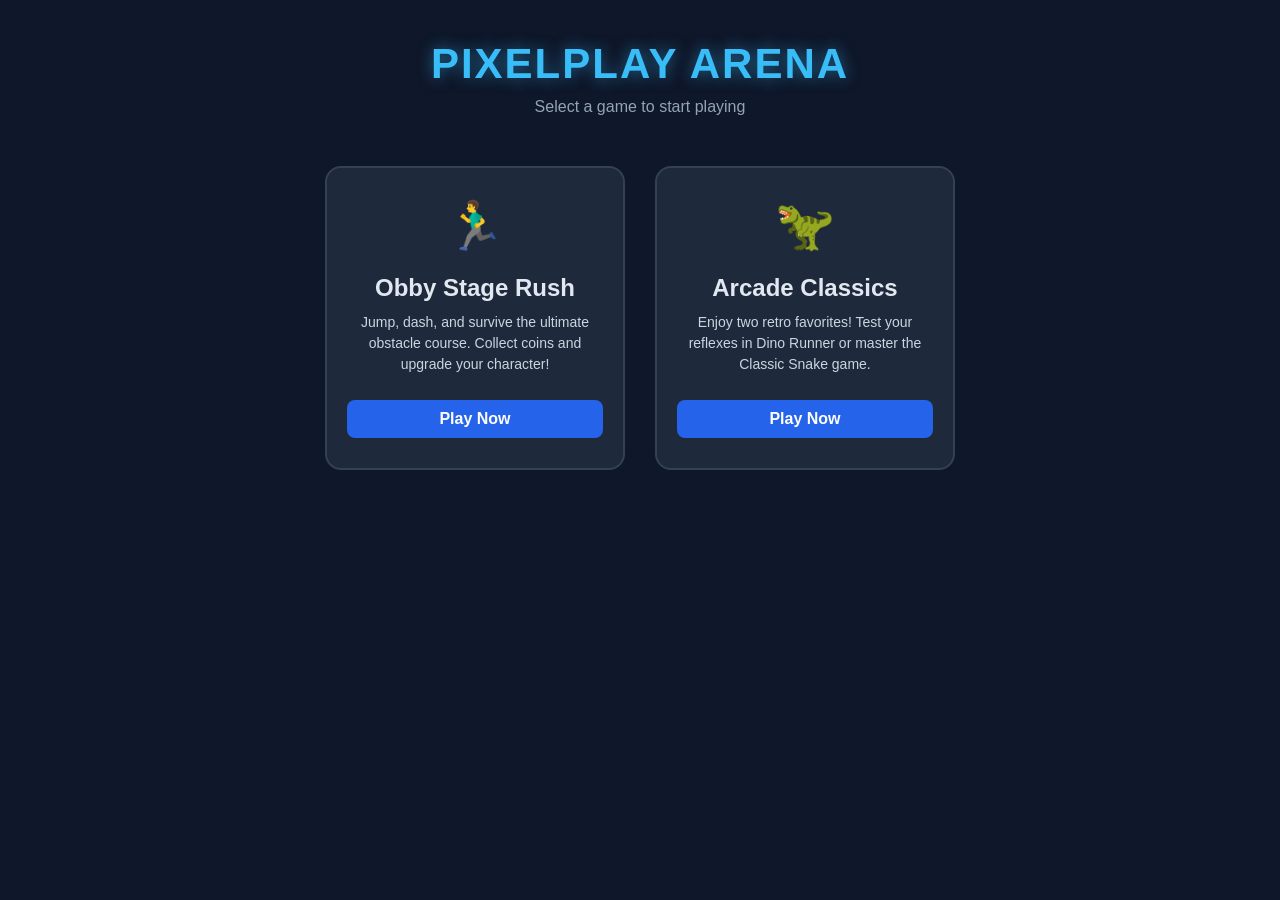
<file: index.html>
<!DOCTYPE html>
<html lang="en">
<head>
    <meta charset="UTF-8">
    <meta name="viewport" content="width=device-width, initial-scale=1.0">
    <title>PixelPlay Arena</title>
    <style>
        * {
            box-sizing: border-box;
            margin: 0;
            padding: 0;
            font-family: 'Segoe UI', Tahoma, Geneva, Verdana, sans-serif;
        }

        body {
            background-color: #0f172a;
            color: #f8fafc;
            display: flex;
            flex-direction: column;
            align-items: center;
            min-height: 100vh;
            padding: 40px 20px;
        }

        header {
            text-align: center;
            margin-bottom: 50px;
        }

        h1 {
            font-size: 42px;
            color: #38bdf8;
            text-transform: uppercase;
            letter-spacing: 2px;
            text-shadow: 0 0 15px rgba(56, 189, 248, 0.5);
            margin-bottom: 10px;
        }

        p.subtitle {
            font-size: 16px;
            color: #94a3b8;
        }

        .game-grid {
            display: flex;
            gap: 30px;
            flex-wrap: wrap;
            justify-content: center;
            max-width: 900px;
        }

        .game-card {
            background: #1e293b;
            border: 2px solid #334155;
            border-radius: 16px;
            width: 300px;
            padding: 30px 20px;
            text-align: center;
            transition: transform 0.2s, box-shadow 0.2s;
            text-decoration: none;
            color: inherit;
            display: flex;
            flex-direction: column;
            align-items: center;
        }

        .game-card:hover {
            transform: translateY(-5px);
            box-shadow: 0 10px 25px rgba(0, 0, 0, 0.5);
            border-color: #38bdf8;
        }

        .icon {
            font-size: 48px;
            margin-bottom: 20px;
        }

        h2 {
            font-size: 24px;
            margin-bottom: 10px;
            color: #e2e8f0;
        }

        p.desc {
            font-size: 14px;
            color: #cbd5e1;
            margin-bottom: 25px;
            line-height: 1.5;
        }

        .play-btn {
            background: #2563eb;
            color: white;
            border: none;
            padding: 10px 24px;
            font-size: 16px;
            font-weight: bold;
            border-radius: 8px;
            cursor: pointer;
            width: 100%;
            transition: background 0.2s;
        }

        .game-card:hover .play-btn {
            background: #3b82f6;
        }
    </style>
</head>
<body>

    <header>
        <h1>PixelPlay Arena</h1>
        <p class="subtitle">Select a game to start playing</p>
    </header>

    <div class="game-grid">
        <!-- Obby Stage Rush Card -->
        <a href="obby.html" class="game-card">
            <div class="icon">🏃‍♂️</div>
            <h2>Obby Stage Rush</h2>
            <p class="desc">Jump, dash, and survive the ultimate obstacle course. Collect coins and upgrade your character!</p>
            <button class="play-btn">Play Now</button>
        </a>

        <!-- Arcade Classics Card -->
        <a href="arcade.html" class="game-card">
            <div class="icon">🦖</div>
            <h2>Arcade Classics</h2>
            <p class="desc">Enjoy two retro favorites! Test your reflexes in Dino Runner or master the Classic Snake game.</p>
            <button class="play-btn">Play Now</button>
        </a>
    </div>

</body>
</html>
</file>
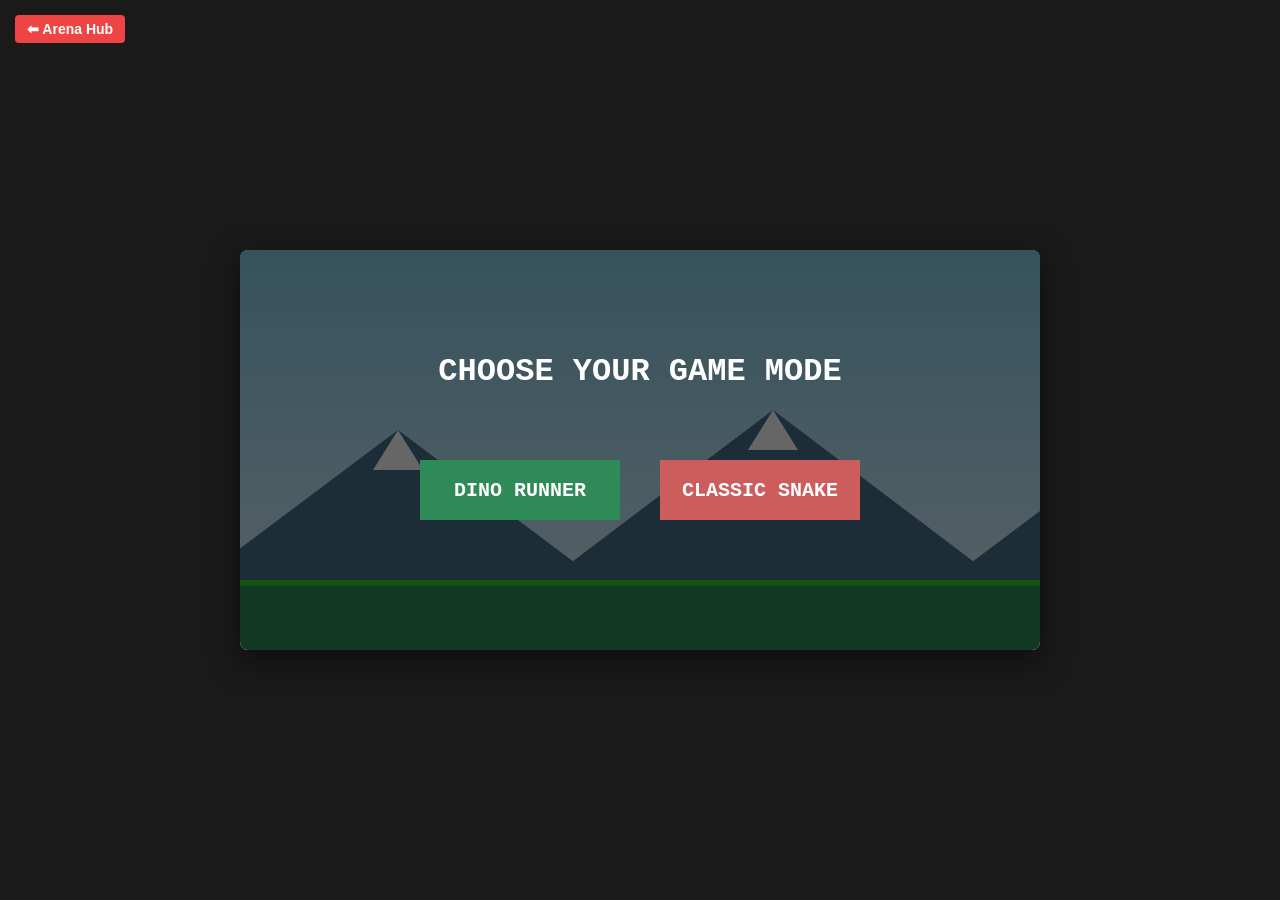
<file: arcade.html>
<!DOCTYPE html>
<html lang="en">
<head>
    <meta charset="UTF-8">
    <meta name="viewport" content="width=device-width, initial-scale=1.0, maximum-scale=1.0, user-scalable=no">
    <title>ArcadeVerse - Choose Your Game</title>
    <style>
        body {
            margin: 0;
            padding: 0;
            background: #1a1a1a;
            display: flex;
            flex-direction: column;
            justify-content: center;
            align-items: center;
            height: 100vh;
            overflow: hidden;
            font-family: 'Courier New', Courier, monospace;
            touch-action: manipulation;
        }
        
        /* NEW: Added max-width and max-height to scale properly on mobile */
        canvas {
            background: linear-gradient(to bottom, #87CEEB, #E0F6FF);
            box-shadow: 0 10px 30px rgba(0,0,0,0.5);
            border-radius: 8px;
            max-width: 95vw;  /* Prevents horizontal overflow */
            max-height: 60vh; /* Leaves room for buttons at the bottom */
            object-fit: contain;
        }

        .controls-container {
            display: none;
            margin-top: 15px;
            text-align: center;
        }
        .control-row {
            display: flex;
            justify-content: center;
            gap: 10px;
            margin: 5px 0;
        }
        .ctrl-btn {
            background: #333;
            color: #fff;
            border: 2px solid #555;
            padding: 15px 25px;
            font-size: 18px;
            font-family: 'Courier New', Courier, monospace;
            border-radius: 6px;
            cursor: pointer;
            user-select: none;
            touch-action: manipulation;
        }
        .ctrl-btn:active {
            background: #555;
        }
    </style>
</head>
<body>
<a href="index.html" style="position: absolute; top: 15px; left: 15px; color: white; font-weight: bold; text-decoration: none; font-size: 14px; background: #ef4444; padding: 6px 12px; border-radius: 4px; font-family: sans-serif; z-index: 100;">⬅ Arena Hub</a>
<canvas id="gameCanvas" width="800" height="400"></canvas>

<!-- On-screen directional buttons for Snake Game -->
<div id="snakeControls" class="controls-container">
    <div class="control-row">
        <button class="ctrl-btn" id="btnUp">▲</button>
    </div>
    <div class="control-row">
        <button class="ctrl-btn" id="btnLeft">◀</button>
        <button class="ctrl-btn" id="btnDown">▼</button>
        <button class="ctrl-btn" id="btnRight">▶</button>
    </div>
</div>

<script>
    const canvas = document.getElementById("gameCanvas");
    const ctx = canvas.getContext("2d");
    const snakeControls = document.getElementById("snakeControls");

    // Web Audio API Setup for Sound Effects
    let audioCtx = null;

    function initAudio() {
        if (!audioCtx) {
            audioCtx = new (window.AudioContext || window.webkitAudioContext)();
        }
    }

    function playSound(type) {
        if (!audioCtx) return;
        try {
            const osc = audioCtx.createOscillator();
            const gainNode = audioCtx.createGain();
            osc.connect(gainNode);
            gainNode.connect(audioCtx.destination);

            if (type === 'score') {
                osc.type = 'sine';
                osc.frequency.setValueAtTime(587.33, audioCtx.currentTime);
                osc.frequency.exponentialRampToValueAtTime(880, audioCtx.currentTime + 0.1);
                gainNode.gain.setValueAtTime(0.1, audioCtx.currentTime);
                gainNode.gain.exponentialRampToValueAtTime(0.01, audioCtx.currentTime + 0.1);
                osc.start();
                osc.stop(audioCtx.currentTime + 0.1);
            } else if (type === 'jump') {
                osc.type = 'triangle';
                osc.frequency.setValueAtTime(150, audioCtx.currentTime);
                osc.frequency.exponentialRampToValueAtTime(400, audioCtx.currentTime + 0.15);
                gainNode.gain.setValueAtTime(0.1, audioCtx.currentTime);
                gainNode.gain.exponentialRampToValueAtTime(0.01, audioCtx.currentTime + 0.15);
                osc.start();
                osc.stop(audioCtx.currentTime + 0.15);
            } else if (type === 'eat') {
                osc.type = 'square';
                osc.frequency.setValueAtTime(400, audioCtx.currentTime);
                osc.frequency.exponentialRampToValueAtTime(800, audioCtx.currentTime + 0.08);
                gainNode.gain.setValueAtTime(0.1, audioCtx.currentTime);
                gainNode.gain.exponentialRampToValueAtTime(0.01, audioCtx.currentTime + 0.08);
                osc.start();
                osc.stop(audioCtx.currentTime + 0.08);
            } else if (type === 'gameover') {
                osc.type = 'sawtooth';
                osc.frequency.setValueAtTime(200, audioCtx.currentTime);
                osc.frequency.linearRampToValueAtTime(80, audioCtx.currentTime + 0.3);
                gainNode.gain.setValueAtTime(0.15, audioCtx.currentTime);
                gainNode.gain.exponentialRampToValueAtTime(0.01, audioCtx.currentTime + 0.3);
                osc.start();
                osc.stop(audioCtx.currentTime + 0.3);
            }
        } catch (e) {}
    }

    let gameState = 'menu';
    let score = 0;
    let highScore = 0;
    let gameSpeed = 5;

    // Player for Dino Runner Game
    const player = {
        x: 50,
        y: 280,
        width: 50,
        height: 60,
        vy: 0,
        gravity: 0.8,
        jumpPower: -13,
        isGrounded: true
    };

    let obstacle = {
        x: 800,
        y: 295,
        width: 35,
        height: 45,
        speed: 6
    };

    // Snake Game Variables
    const gridSize = 20;
    let snake = [];
    let dx = gridSize;
    let dy = 0;
    let food = { x: 0, y: 0 };
    let snakeTimer = 0;
    const snakeSpeedThreshold = 7;

    function resetSnakeGame() {
        snake = [
            { x: 160, y: 200 },
            { x: 140, y: 200 },
            { x: 120, y: 200 }
        ];
        dx = gridSize;
        dy = 0;
        score = 0;
        spawnFood();
    }

    function spawnFood() {
        food.x = Math.floor(Math.random() * (canvas.width / gridSize)) * gridSize;
        food.y = Math.floor(Math.random() * (canvas.height / gridSize)) * gridSize;
    }

    let mountains = [
        { x: 0, y: 180, width: 400, height: 150, speed: 1 },
        { x: 350, y: 160, width: 450, height: 170, speed: 1 },
        { x: 750, y: 180, width: 400, height: 150, speed: 1 }
    ];

    function changeSnakeDirection(newDx, newDy) {
        if (newDx === -gridSize && dx === 0) { dx = -gridSize; dy = 0; }
        else if (newDx === gridSize && dx === 0) { dx = gridSize; dy = 0; }
        else if (newDy === -gridSize && dy === 0) { dx = 0; dy = -gridSize; }
        else if (newDy === gridSize && dy === 0) { dx = 0; dy = gridSize; }
    }

    document.getElementById("btnUp").addEventListener("click", () => { initAudio(); if(gameState==='snake_playing') changeSnakeDirection(0, -gridSize); });
    document.getElementById("btnDown").addEventListener("click", () => { initAudio(); if(gameState==='snake_playing') changeSnakeDirection(0, gridSize); });
    document.getElementById("btnLeft").addEventListener("click", () => { initAudio(); if(gameState==='snake_playing') changeSnakeDirection(-gridSize, 0); });
    document.getElementById("btnRight").addEventListener("click", () => { initAudio(); if(gameState==='snake_playing') changeSnakeDirection(gridSize, 0); });

    // NEW: Updated Click Event to handle Mobile Scaling Accurately
    canvas.addEventListener("click", function(e) {
        initAudio();
        const rect = canvas.getBoundingClientRect();
        
        // Calculate the scale factor between the actual canvas size and the CSS scaled size
        const scaleX = canvas.width / rect.width;
        const scaleY = canvas.height / rect.height;

        // Apply scale factor to mouse/tap coordinates
        const mouseX = (e.clientX - rect.left) * scaleX;
        const mouseY = (e.clientY - rect.top) * scaleY;

        if (gameState === 'menu') {
            // Click Dino Game Button
            if (mouseX >= 180 && mouseX <= 380 && mouseY >= 220 && mouseY <= 280) {
                score = 0;
                gameSpeed = 5;
                obstacle.x = 800;
                obstacle.speed = 6;
                player.y = 280;
                player.vy = 0;
                player.isGrounded = true;
                snakeControls.style.display = "none";
                gameState = 'dino_playing';
            }
            // Click Classic Snake Game Button
            if (mouseX >= 420 && mouseX <= 620 && mouseY >= 220 && mouseY <= 280) {
                resetSnakeGame();
                snakeControls.style.display = "block";
                gameState = 'snake_playing';
            }
        } else if (gameState === 'dino_playing') {
            if (player.isGrounded) {
                player.vy = player.jumpPower;
                player.isGrounded = false;
                playSound('jump');
            }
        } else if (gameState === 'gameover') {
            snakeControls.style.display = "none";
            gameState = 'menu';
        }
    });

    window.addEventListener("keydown", function(e) {
        initAudio();
        if (gameState === 'dino_playing') {
            if (e.code === "Space" || e.code === "ArrowUp") {
                e.preventDefault();
                if (player.isGrounded) {
                    player.vy = player.jumpPower;
                    player.isGrounded = false;
                    playSound('jump');
                }
            }
        } else if (gameState === 'snake_playing') {
            if (e.code === "ArrowLeft" || e.code === "KeyA") {
                changeSnakeDirection(-gridSize, 0); e.preventDefault();
            } else if (e.code === "ArrowRight" || e.code === "KeyD") {
                changeSnakeDirection(gridSize, 0); e.preventDefault();
            } else if (e.code === "ArrowUp" || e.code === "KeyW") {
                changeSnakeDirection(0, -gridSize); e.preventDefault();
            } else if (e.code === "ArrowDown" || e.code === "KeyS") {
                changeSnakeDirection(0, gridSize); e.preventDefault();
            }
        } else if (gameState === 'gameover') {
            if (e.code === "Space" || e.code === "Enter") {
                snakeControls.style.display = "none";
                gameState = 'menu';
            }
        }
    });

    function drawMountainBackground() {
        ctx.fillStyle = "#4A708B";
        mountains.forEach(m => {
            ctx.beginPath();
            ctx.moveTo(m.x, 330);
            ctx.lineTo(m.x + m.width / 2, m.y);
            ctx.lineTo(m.x + m.width, 330);
            ctx.closePath();
            ctx.fill();

            ctx.fillStyle = "#FFFFFF";
            ctx.beginPath();
            ctx.moveTo(m.x + m.width / 2, m.y);
            ctx.lineTo(m.x + m.width / 2 - 25, m.y + 40);
            ctx.lineTo(m.x + m.width / 2 + 25, m.y + 40);
            ctx.closePath();
            ctx.fill();
            ctx.fillStyle = "#4A708B";

            m.x -= m.speed;
            if (m.x + m.width < 0) {
                m.x = canvas.width;
            }
        });

        ctx.fillStyle = "#2E8B57";
        ctx.fillRect(0, 330, canvas.width, 70);
        ctx.fillStyle = "#32CD32";
        ctx.fillRect(0, 330, canvas.width, 6);
    }

    function drawSnakeGridBackground() {
        for (let x = 0; x < canvas.width; x += gridSize) {
            for (let y = 0; y < canvas.height; y += gridSize) {
                ctx.fillStyle = "#32CD32";
                ctx.fillRect(x + 1, y + 1, gridSize - 2, gridSize - 2);
                ctx.fillStyle = "#228B22";
                ctx.strokeRect(x + 1, y + 1, gridSize - 2, gridSize - 2);
            }
        }
    }

    function drawPlayer() {
        const px = player.x;
        const py = player.y;

        ctx.fillStyle = "#7CCD7C";
        ctx.fillRect(px + 10, py + 15, 30, 35);
        ctx.fillRect(px + 8, py, 34, 20);

        ctx.fillStyle = "#000000";
        ctx.fillRect(px + 16, py + 6, 4, 4);
        ctx.fillRect(px + 28, py + 6, 4, 4);

        ctx.fillRect(px + 12, py + 50, 8, 10);
        ctx.fillRect(px + 26, py + 50, 8, 10);

        ctx.fillStyle = "#8B4513";
        ctx.fillRect(px + 40, py + 25, 4, 12);
        ctx.fillStyle = "#DAA520";
        ctx.fillRect(px + 37, py + 24, 10, 3);
        ctx.fillStyle = "#E0E0E0";
        ctx.fillRect(px + 41, py + 5, 2, 21);
        ctx.fillStyle = "#FFFFFF";
        ctx.fillRect(px + 41, py + 5, 1, 21);
    }

    function drawDinoObstacle() {
        const ox = obstacle.x;
        const oy = obstacle.y;

        ctx.fillStyle = "#555555";
        ctx.fillRect(ox + 8, oy + 15, 22, 25);
        ctx.fillRect(ox + 20, oy + 2, 14, 15);
        ctx.fillStyle = "#FFFFFF";
        ctx.fillRect(ox + 28, oy + 5, 3, 3);
        ctx.fillStyle = "#555555";
        ctx.fillRect(ox + 10, oy + 40, 5, 5);
        ctx.fillRect(ox + 22, oy + 40, 5, 5);
        ctx.beginPath();
        ctx.moveTo(ox + 8, oy + 20);
        ctx.lineTo(ox, oy + 15);
        ctx.lineTo(ox + 8, oy + 30);
        ctx.fill();
    }

    function update() {
        if (gameState === 'dino_playing') {
            player.vy += player.gravity;
            player.y += player.vy;

            if (player.y >= 280) {
                player.y = 280;
                player.vy = 0;
                player.isGrounded = true;
            }

            obstacle.x -= obstacle.speed;
            if (obstacle.x < -50) {
                obstacle.x = canvas.width + Math.random() * 100;
                score += 10;
                playSound('score');
                if (score > highScore) highScore = score;
                if (score % 50 === 0) {
                    obstacle.speed += 0.5;
                }
            }

            if (
                player.x < obstacle.x + obstacle.width - 8 &&
                player.x + player.width - 8 > obstacle.x &&
                player.y < obstacle.y + obstacle.height &&
                player.y + player.height > obstacle.y
            ) {
                snakeControls.style.display = "none";
                gameState = 'gameover';
                playSound('gameover');
            }
        } else if (gameState === 'snake_playing') {
            snakeTimer++;
            if (snakeTimer >= snakeSpeedThreshold) {
                snakeTimer = 0;

                const head = { x: snake[0].x + dx, y: snake[0].y + dy };

                if (head.x < 0 || head.x >= canvas.width || head.y < 0 || head.y >= canvas.height) {
                    snakeControls.style.display = "none";
                    gameState = 'gameover';
                    playSound('gameover');
                    return;
                }

                for (let i = 0; i < snake.length; i++) {
                    if (head.x === snake[i].x && head.y === snake[i].y) {
                        snakeControls.style.display = "none";
                        gameState = 'gameover';
                        playSound('gameover');
                        return;
                    }
                }

                snake.unshift(head);

                if (head.x === food.x && head.y === food.y) {
                    score += 10;
                    playSound('eat');
                    if (score > highScore) highScore = score;
                    spawnFood();
                } else {
                    snake.pop();
                }
            }
        }
    }

    function draw() {
        ctx.clearRect(0, 0, canvas.width, canvas.height);

        if (gameState === 'snake_playing') {
            drawSnakeGridBackground();
        } else {
            drawMountainBackground();
        }

        if (gameState === 'menu') {
            ctx.fillStyle = "rgba(0, 0, 0, 0.6)";
            ctx.fillRect(0, 0, canvas.width, canvas.height);

            ctx.fillStyle = "#FFFFFF";
            ctx.font = "bold 32px 'Courier New'";
            ctx.textAlign = "center";
            ctx.fillText("CHOOSE YOUR GAME MODE", canvas.width / 2, 130);

            // Dino Button
            ctx.fillStyle = "#2E8B57";
            ctx.fillRect(180, 210, 200, 60);
            ctx.fillStyle = "#FFFFFF";
            ctx.font = "bold 20px 'Courier New'";
            ctx.fillText("DINO RUNNER", 280, 246);

            // Snake Game Button
            ctx.fillStyle = "#CD5C5C";
            ctx.fillRect(420, 210, 200, 60);
            ctx.fillStyle = "#FFFFFF";
            ctx.fillText("CLASSIC SNAKE", 520, 246);

            ctx.textAlign = "left";
        } else if (gameState === 'dino_playing') {
            drawPlayer();
            drawDinoObstacle();

            ctx.fillStyle = "#333333";
            ctx.font = "bold 18px 'Courier New'";
            ctx.fillText("SCORE: " + score, 30, 40);
            ctx.fillText("HI: " + highScore, 680, 40);
        } else if (gameState === 'snake_playing') {
            ctx.fillStyle = "#FF0000";
            ctx.fillRect(food.x + 2, food.y + 2, gridSize - 4, gridSize - 4);
            ctx.strokeStyle = "#800000";
            ctx.strokeRect(food.x + 2, food.y + 2, gridSize - 4, gridSize - 4);

            snake.forEach((part, index) => {
                ctx.fillStyle = "#000000";
                ctx.fillRect(part.x + 1, part.y + 1, gridSize - 2, gridSize - 2);
                ctx.strokeStyle = "#C0C0C0";
                ctx.strokeRect(part.x + 1, part.y + 1, gridSize - 2, gridSize - 2);
            });

            ctx.fillStyle = "#FFFFFF";
            ctx.font = "bold 18px 'Courier New'";
            ctx.fillText("SCORE: " + score, 30, 30);
            ctx.fillText("HI: " + highScore, 680, 30);
        }

        if (gameState === 'gameover') {
            ctx.fillStyle = "rgba(0, 0, 0, 0.7)";
            ctx.fillRect(0, 0, canvas.width, canvas.height);

            ctx.fillStyle = "#FFFFFF";
            ctx.font = "bold 32px 'Courier New'";
            ctx.textAlign = "center";
            ctx.fillText("GAME OVER", canvas.width / 2, canvas.height / 2 - 40);

            ctx.font = "20px 'Courier New'";
            ctx.fillText("Score: " + score + "   |   High Score: " + highScore, canvas.width / 2, canvas.height / 2);

            ctx.font = "16px 'Courier New'";
            ctx.fillStyle = "#FFD700";
            ctx.fillText("Tap or Press Space to return", canvas.width / 2, canvas.height / 2 + 45);
            ctx.textAlign = "left";
        }
    }

    function loop() {
        update();
        draw();
        requestAnimationFrame(loop);
    }

    loop();
</script>

</body>
</html>
</file>
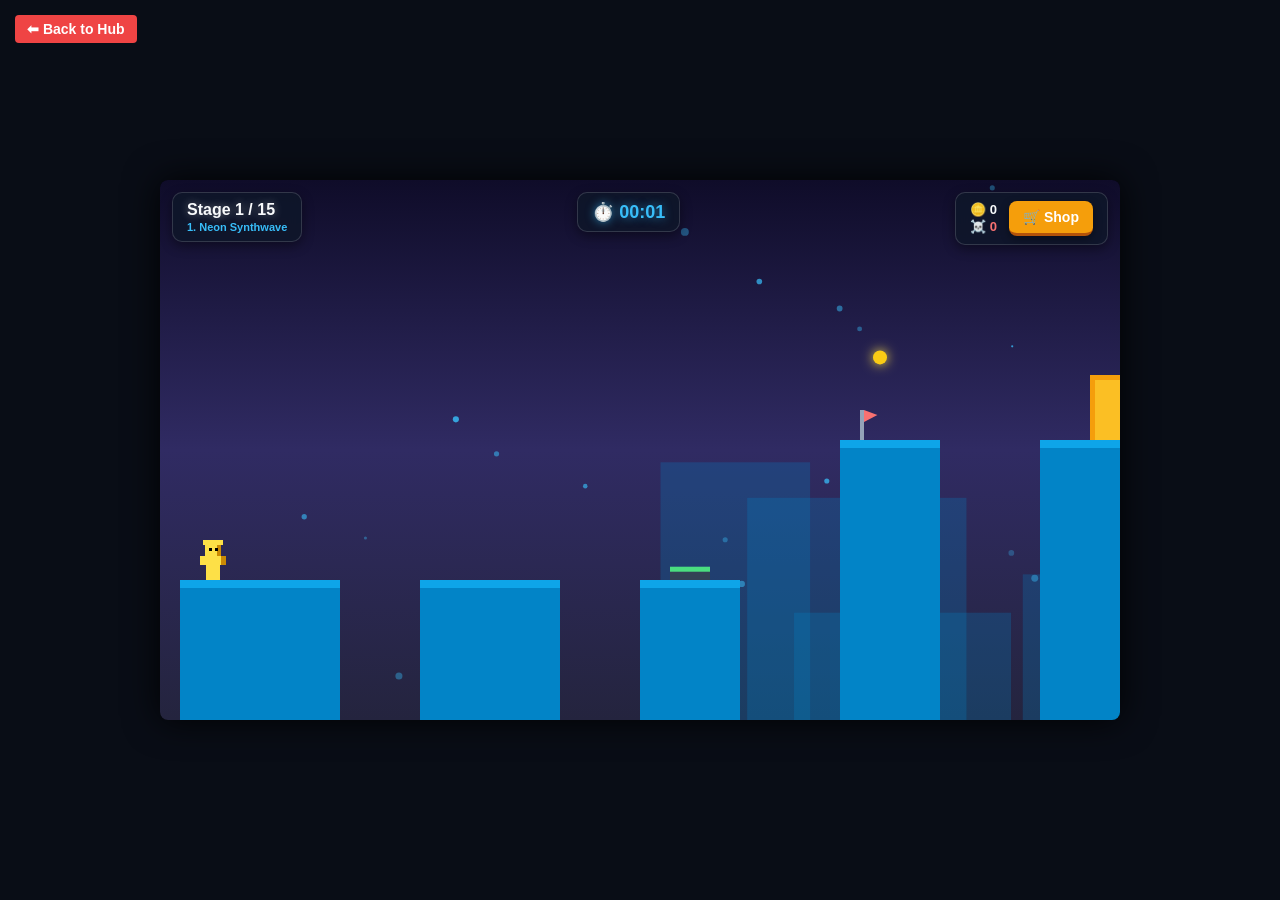
<file: obby.html>
<!DOCTYPE html>
<html lang="en">
<head>
    <meta charset="UTF-8">
    <meta name="viewport" content="width=device-width, initial-scale=1.0, maximum-scale=1.0, user-scalable=no">
    <title>Obby Stage Rush - 15 Stages Deluxe</title>
    <link rel="stylesheet" href="style.css">
</head>
<body>
<a href="index.html" style="position: absolute; top: 15px; left: 15px; color: white; font-weight: bold; text-decoration: none; font-size: 14px; background: #ef4444; padding: 6px 12px; border-radius: 4px; font-family: sans-serif; z-index: 100;">⬅ Back to Hub</a>
<div id="game-container">
    <canvas id="gameCanvas"></canvas>
    
    <!-- UI Overlay Layer -->
    <div id="ui-layer">
        <div class="ui-box" id="top-left">
            <h2 id="level-title">Stage 1 / 15</h2>
            <p id="theme-name">Neon Synthwave</p>
        </div>
        <div class="ui-box" id="top-center">
            <span id="timer-display">⏱️ 00:00</span>
        </div>
        <div class="ui-box" id="top-right">
            <div id="stats-container">
                <span id="coin-counter">🪙 0</span>
                <span id="death-counter" style="color: #f87171;">☠️ 0</span>
            </div>
            <button class="action-btn shop" id="open-shop-btn">🛒 Shop</button>
        </div>
    </div>

    <!-- Touch Mobile Controls -->
    <div id="mobile-controls">
        <div class="d-pad">
            <div class="control-btn" id="btn-left">◄</div>
            <div class="control-btn" id="btn-right">►</div>
        </div>
        <div class="action-pad">
            <div class="control-btn" id="btn-jump">▲</div>
        </div>
    </div>
    
    <!-- Shop Modal -->
    <div id="shop-modal" class="modal hidden">
        <div class="modal-content">
            <button class="close-btn" id="close-shop-btn">X</button>
            <h1>Skins Shop</h1>
            <p style="margin-bottom: 15px; color: #cbd5e1;">Collect stage coins to unlock cool characters!</p>
            <div id="shop-items"></div>
        </div>
    </div>

    <!-- Victory Modal -->
    <div id="victory-modal" class="modal hidden">
        <div class="modal-content">
            <h1 style="color: #facc15;">🎉 YOU BEAT THE GAME! 🎉</h1>
            <p style="margin: 15px 0; color: #cbd5e1;">Congratulations! You completed all 15 intense stages!</p>
            <p id="final-stats" style="font-size: 18px; font-weight: bold; color: #38bdf8; margin-bottom: 20px;"></p>
            <button class="action-btn" id="restart-game-btn" style="background: #22c55e; border-color: #15803d;">Play Again 🔄</button>
        </div>
    </div>
</div>

<script>
const canvas = document.getElementById('gameCanvas');
const ctx = canvas.getContext('2d');
canvas.width = 960; canvas.height = 540;

const levelTitleUI = document.getElementById('level-title');
const coinCounterUI = document.getElementById('coin-counter');
const deathCounterUI = document.getElementById('death-counter');
const themeNameUI = document.getElementById('theme-name');
const timerDisplayUI = document.getElementById('timer-display');
const shopModal = document.getElementById('shop-modal');
const victoryModal = document.getElementById('victory-modal');
const openShopBtn = document.getElementById('open-shop-btn');
const closeShopBtn = document.getElementById('close-shop-btn');
const restartGameBtn = document.getElementById('restart-game-btn');
const shopItemsContainer = document.getElementById('shop-items');
const finalStatsUI = document.getElementById('final-stats');

// --- WEB AUDIO SYNTHESIZER ---
let audioCtx = null;
function initAudio() { 
    if (!audioCtx) audioCtx = new (window.AudioContext || window.webkitAudioContext)(); 
    if (audioCtx.state === 'suspended') audioCtx.resume(); 
}

function playJumpSound() {
    if (!audioCtx) return;
    const osc = audioCtx.createOscillator();
    const gain = audioCtx.createGain();
    osc.connect(gain); gain.connect(audioCtx.destination);
    osc.type = 'square';
    let t = audioCtx.currentTime;
    osc.frequency.setValueAtTime(150, t);
    osc.frequency.exponentialRampToValueAtTime(420, t + 0.12);
    gain.gain.setValueAtTime(0.08, t);
    gain.gain.exponentialRampToValueAtTime(0.01, t + 0.12);
    osc.start(t); osc.stop(t + 0.12);
}

function playCoinSound() {
    if (!audioCtx) return;
    const osc = audioCtx.createOscillator();
    const gain = audioCtx.createGain();
    osc.connect(gain); gain.connect(audioCtx.destination);
    osc.type = 'sine';
    let t = audioCtx.currentTime;
    osc.frequency.setValueAtTime(987.77, t); 
    osc.frequency.setValueAtTime(1318.51, t + 0.08); 
    gain.gain.setValueAtTime(0.12, t);
    gain.gain.exponentialRampToValueAtTime(0.01, t + 0.22);
    osc.start(t); osc.stop(t + 0.22);
}

function playBounceSound() {
    if (!audioCtx) return;
    const osc = audioCtx.createOscillator();
    const gain = audioCtx.createGain();
    osc.connect(gain); gain.connect(audioCtx.destination);
    osc.type = 'triangle';
    let t = audioCtx.currentTime;
    osc.frequency.setValueAtTime(160, t);
    osc.frequency.exponentialRampToValueAtTime(550, t + 0.08);
    osc.frequency.exponentialRampToValueAtTime(220, t + 0.2);
    gain.gain.setValueAtTime(0.18, t);
    gain.gain.exponentialRampToValueAtTime(0.01, t + 0.2);
    osc.start(t); osc.stop(t + 0.2);
}

function playCheckpointSound() {
    if (!audioCtx) return;
    let notes = [523.25, 659.25, 783.99]; 
    notes.forEach((freq, idx) => {
        const osc = audioCtx.createOscillator();
        const gain = audioCtx.createGain();
        osc.connect(gain); gain.connect(audioCtx.destination);
        osc.type = 'sine';
        let t = audioCtx.currentTime + idx * 0.07;
        osc.frequency.setValueAtTime(freq, t);
        gain.gain.setValueAtTime(0.1, t);
        gain.gain.exponentialRampToValueAtTime(0.01, t + 0.18);
        osc.start(t); osc.stop(t + 0.18);
    });
}

function playDeathSound() {
    if (!audioCtx) return;
    const osc = audioCtx.createOscillator();
    const gain = audioCtx.createGain();
    osc.connect(gain); gain.connect(audioCtx.destination);
    osc.type = 'sawtooth';
    let t = audioCtx.currentTime;
    osc.frequency.setValueAtTime(260, t);
    osc.frequency.exponentialRampToValueAtTime(40, t + 0.25);
    gain.gain.setValueAtTime(0.12, t);
    gain.gain.exponentialRampToValueAtTime(0.01, t + 0.25);
    osc.start(t); osc.stop(t + 0.25);
}

function playStageClearSound() {
    if (!audioCtx) return;
    let notes = [523.25, 659.25, 783.99, 1046.50]; 
    notes.forEach((freq, idx) => {
        const osc = audioCtx.createOscillator();
        const gain = audioCtx.createGain();
        osc.connect(gain); gain.connect(audioCtx.destination);
        osc.type = 'triangle';
        let t = audioCtx.currentTime + idx * 0.08;
        osc.frequency.setValueAtTime(freq, t);
        gain.gain.setValueAtTime(0.12, t);
        gain.gain.exponentialRampToValueAtTime(0.01, t + 0.28);
        osc.start(t); osc.stop(t + 0.28);
    });
}

const SKINS = [
    { id: 'king', name: 'King', cost: 0, color: '#fde047', dark: '#ca8a04' },
    { id: 'knight', name: 'Knight', cost: 10, color: '#84cc16', dark: '#4d7c0f' },
    { id: 'wizard', name: 'Wizard', cost: 25, color: '#3b82f6', dark: '#1d4ed8' },
    { id: 'ninja', name: 'Ninja', cost: 50, color: '#a855f7', dark: '#7e22ce' }
];

let unlockedSkins = ['king']; let equippedSkin = SKINS[0];
let coins = 0; let currentLevel = 1; let deaths = 0; let isPaused = false;
let gameStartTime = Date.now();

const player = {
    x: 50, y: 350, width: 26, height: 36,
    vx: 0, vy: 0, jumpForce: -11.5, 
    grounded: false, jumpsLeft: 2, maxJumps: 2, 
    facingRight: true, scaleX: 1, scaleY: 1, currentFriction: 0.82
};
const GRAVITY = 0.55; 
const BASE_FRICTION = 0.82; 
const ICE_FRICTION = 0.97; 

let checkpoint = { x: 50, y: 350 };
let keys = {};
let platforms = []; let lavas = []; let bouncePads = []; let coinsList = []; let checkpointsList = []; let particles = []; 
let movingPlatforms = []; let fragilePlatforms = []; let conveyors = [];
let ambientParticles = [];
let exitDoor = { x: 880, y: 300, w: 45, h: 65 };
let cameraX = 0; let bgTimer = 0; 
let bgScenery = []; 

const THEMES = [
    { id: 'neon', name: "1. Neon Synthwave", sky: ["#0f0c29", "#302b63", "#24243e"], platform: "#0ea5e9", base: "#0284c7", danger: "#ef4444", weather: 'cyber' }, 
    { id: 'lava', name: "2. Volcano Core", sky: ["#2a0800", "#5c1000", "#1f0400"], platform: "#3f3f46", base: "#18181b", danger: "#f97316", weather: 'embers' },
    { id: 'toxic', name: "3. Toxic Crumble", sky: ["#022c22", "#064e3b", "#065f46"], platform: "#4ade80", base: "#166534", danger: "#84cc16", weather: 'spores' },
    { id: 'ice', name: "4. Slippery Slopes", sky: ["#082f49", "#0c4a6e", "#0284c7"], platform: "#bae6fd", base: "#38bdf8", danger: "#0f172a", weather: 'snow' },
    { id: 'cyber', name: "5. The Factory", sky: ["#2e1065", "#4c1d95", "#3b0764"], platform: "#94a3b8", base: "#475569", danger: "#d946ef", weather: 'cyber' },
    { id: 'bounce', name: "6. Trampoline Park", sky: ["#4a044e", "#701a75", "#831843"], platform: "#f472b6", base: "#db2777", danger: "#e11d48", weather: 'confetti' },
    { id: 'elevator', name: "7. Elevator Shaft", sky: ["#171717", "#262626", "#404040"], platform: "#fbbf24", base: "#d97706", danger: "#ef4444", weather: 'cyber' },
    { id: 'treadmill', name: "8. The Treadmill", sky: ["#1e3a8a", "#1e40af", "#1d4ed8"], platform: "#64748b", base: "#475569", danger: "#f97316", weather: 'embers' },
    { id: 'faith', name: "9. Leap of Faith", sky: ["#020617", "#0f172a", "#1e293b"], platform: "#34d399", base: "#059669", danger: "#dc2626", weather: 'stars' },
    { id: 'ocean', name: "10. Boiling Ocean", sky: ["#450a0a", "#7f1d1d", "#991b1b"], platform: "#38bdf8", base: "#0284c7", danger: "#f97316", weather: 'embers' },
    { id: 'stairs', name: "11. Fragile Stairs", sky: ["#14532d", "#166534", "#15803d"], platform: "#a3e635", base: "#65a30d", danger: "#dc2626", weather: 'spores' },
    { id: 'chaos', name: "12. Conveyor Chaos", sky: ["#312e81", "#3730a3", "#4338ca"], platform: "#c084fc", base: "#9333ea", danger: "#f97316", weather: 'cyber' },
    { id: 'icesky', name: "13. Ice Skyscraper", sky: ["#0c4a6e", "#0369a1", "#0284c7"], platform: "#f0f9ff", base: "#7dd3fc", danger: "#0284c7", weather: 'snow' },
    { id: 'gauntlet', name: "14. The Gauntlet", sky: ["#18181b", "#27272a", "#3f3f46"], platform: "#f87171", base: "#dc2626", danger: "#b91c1c", weather: 'embers' },
    { id: 'victory', name: "15. Victory Road", sky: ["#422006", "#713f12", "#a16207"], platform: "#fef08a", base: "#eab308", danger: "#ffffff", weather: 'confetti' }
];
let currentTheme = THEMES[0];

function loadProgress() {
    coins = parseInt(localStorage.getItem('obby_coins') || '0');
    unlockedSkins = JSON.parse(localStorage.getItem('obby_skins') || '["king"]');
    equippedSkin = SKINS.find(s => s.id === (localStorage.getItem('obby_equippedSkin') || 'king')) || SKINS[0];
}
function saveProgress() {
    localStorage.setItem('obby_coins', coins.toString());
    localStorage.setItem('obby_skins', JSON.stringify(unlockedSkins));
    localStorage.setItem('obby_equippedSkin', equippedSkin.id);
}

function drawAdvancedCharacter(context, x, y, skin, facingRight, scaleX, scaleY) {
    context.save();
    context.translate(x, y); context.scale(facingRight ? scaleX : -scaleX, scaleY);
    context.fillStyle = skin.color; context.fillRect(-8, -36, 16, 12); context.fillRect(-13, -24, 26, 9); context.fillRect(-7, -15, 14, 15);
    context.fillStyle = skin.dark; context.fillRect(4, -36, 4, 12); context.fillRect(8, -24, 5, 9);
    context.fillStyle = '#000000'; context.fillRect(-4, -32, 3, 3); context.fillRect(2, -32, 3, 3);
    context.fillStyle = skin.color; context.fillRect(-10, -40, 20, 5);
    context.restore();
}

openShopBtn.onclick = () => { initAudio(); isPaused = true; shopModal.classList.remove('hidden'); renderShop(); };
closeShopBtn.onclick = () => { initAudio(); isPaused = false; shopModal.classList.add('hidden'); };
restartGameBtn.onclick = () => { initAudio(); victoryModal.classList.add('hidden'); currentLevel = 1; deaths = 0; gameStartTime = Date.now(); loadLevel(1); isPaused = false; };

function renderShop() {
    shopItemsContainer.innerHTML = '';
    SKINS.forEach(skin => {
        const isUnlocked = unlockedSkins.includes(skin.id);
        const isEquipped = equippedSkin.id === skin.id;
        const card = document.createElement('div');
        card.className = `shop-card ${isEquipped ? 'selected' : ''}`;
        card.innerHTML = `<h4>${skin.name}</h4><canvas id="preview-${skin.id}" width="60" height="60" style="margin: 0 auto; display: block;"></canvas><p>${isUnlocked ? 'Owned' : '🪙 ' + skin.cost}</p><button ${isEquipped ? 'disabled' : ''}>${isEquipped ? 'Equipped' : isUnlocked ? 'Equip' : 'Buy'}</button>`;
        card.querySelector('button').onclick = () => {
            initAudio();
            if (isUnlocked) { equippedSkin = skin; playCoinSound(); }
            else if (coins >= skin.cost) { coins -= skin.cost; unlockedSkins.push(skin.id); equippedSkin = skin; playCoinSound(); }
            saveProgress(); renderShop();
        };
        shopItemsContainer.appendChild(card);
    });
    SKINS.forEach(skin => { const ctx = document.getElementById(`preview-${skin.id}`)?.getContext('2d'); if(ctx) drawAdvancedCharacter(ctx, 30, 50, skin, true, 1.1, 1.1); });
    coinCounterUI.innerText = `🪙 ${coins}`;
}

function spawnParticles(x, y, color, count, speed) {
    for(let i=0; i<count; i++) particles.push({ x, y, vx: (Math.random()-0.5)*speed, vy: (Math.random()-0.5)*speed - 2, life: 1, color, size: Math.random()*4 + 2 });
}

function initAmbientParticles() {
    ambientParticles = [];
    for(let i=0; i<40; i++) {
        ambientParticles.push({
            x: Math.random() * canvas.width * 2,
            y: Math.random() * canvas.height,
            size: Math.random() * 3 + 1,
            speedX: (Math.random() - 0.5) * 1.5,
            speedY: Math.random() * 1.5 - 2,
            alpha: Math.random() * 0.7 + 0.3
        });
    }
}

function generateBackgroundScenery() {
    bgScenery = [];
    for(let i = 0; i < 15; i++) {
        bgScenery.push({ x: Math.random() * 3000, y: canvas.height - (Math.random() * 180 + 100), w: Math.random() * 140 + 80, h: Math.random() * 250 + 150, speed: Math.random() * 0.25 + 0.1 });
    }
}

function loadLevel(levelNum) {
    platforms = []; lavas = []; bouncePads = []; coinsList = []; checkpointsList = []; particles = []; movingPlatforms = []; fragilePlatforms = []; conveyors = [];
    cameraX = 0; bgTimer = 0;
    
    currentTheme = THEMES[(levelNum - 1) % THEMES.length];
    levelTitleUI.innerText = `Stage ${levelNum} / 15`;
    themeNameUI.innerText = `${currentTheme.name}`;
    generateBackgroundScenery();
    initAmbientParticles();

    const addP = (x, y, w, h, isIce=false) => platforms.push({ x, y, w, h, isIce });
    const addL = (x, y, w, h) => lavas.push({ x, y, w, h });
    const addB = (x, y, w) => bouncePads.push({ x, y, w, h: 15 });
    const addC = (x, y) => checkpointsList.push({ x, y, w: 20, h: 30, reached: false });
    const addCoin = (x, y) => coinsList.push({ x, y, collected: false });
    const addMP = (x, y, w, h, vx, vy, range) => movingPlatforms.push({ x, y, w, h, vx, vy, range, traveled: 0 });
    const addFP = (x, y, w) => fragilePlatforms.push({ x, y, w, h: 15, active: true, timer: 60, respawnTimer: 0 });
    const addConv = (x, y, w, speed) => conveyors.push({ x, y, w, h: 15, speed });

    if(levelNum === 1) { 
        addP(20, 400, 160, 200); addP(260, 400, 140, 200); addP(480, 400, 100, 200); addB(510, 385, 40); 
        addP(680, 260, 100, 300); addC(700, 230); addCoin(720, 180); addP(880, 260, 150, 300); exitDoor = { x: 930, y: 195, w: 45, h: 65 };
    } 
    else if(levelNum === 2) { 
        addP(20, 400, 120, 200); addL(140, 450, 700, 150); addP(180, 380, 70, 20); addP(300, 340, 70, 20); addP(420, 300, 70, 20); 
        addP(540, 300, 100, 200); addC(560, 270); addP(690, 280, 70, 20); addCoin(710, 230);
        addP(820, 260, 150, 300); exitDoor = { x: 870, y: 195, w: 45, h: 65 };
    } 
    else if(levelNum === 3) { 
        addP(20, 400, 120, 200); addL(140, 450, 700, 150); addFP(180, 380, 60); addFP(280, 340, 60); addFP(380, 300, 60); 
        addP(490, 280, 90, 300); addC(510, 250); addMP(630, 270, 70, 20, 1.2, 0, 120); addCoin(800, 180);
        addP(840, 250, 150, 300); exitDoor = { x: 890, y: 185, w: 45, h: 65 };
    } 
    else if(levelNum === 4) { 
        addP(20, 400, 120, 200); addP(180, 380, 140, 200, true); addP(370, 340, 140, 200, true); addL(510, 450, 300, 150); 
        addP(560, 300, 80, 20, true); addCoin(590, 250); addP(690, 280, 140, 200, true); addC(720, 250); addB(790, 265, 40);
        addP(900, 160, 150, 400); exitDoor = { x: 950, y: 95, w: 45, h: 65 };
    } 
    else if(levelNum === 5) { 
        addP(20, 400, 120, 200); addL(140, 450, 700, 150); addConv(180, 360, 140, 2.0); addConv(360, 300, 140, -2.0); 
        addP(540, 270, 90, 300); addC(560, 240); addMP(670, 270, 60, 20, 0, 1.5, 100); addCoin(685, 150); addConv(780, 240, 140, 2.5); 
        addP(960, 240, 150, 300); exitDoor = { x: 1010, y: 175, w: 45, h: 65 };
    }
    else if(levelNum === 6) { 
        addP(20, 400, 100, 200); addL(120, 450, 800, 150);
        addB(160, 410, 45); addB(270, 350, 45); addB(380, 290, 45); addB(500, 320, 45); 
        addP(620, 280, 90, 250); addC(640, 250); addCoin(660, 200); addB(750, 280, 45);
        addP(870, 220, 150, 300); exitDoor = { x: 920, y: 155, w: 45, h: 65 };
    }
    else if(levelNum === 7) { 
        addP(20, 400, 100, 200); addL(120, 450, 750, 150);
        addMP(160, 340, 60, 20, 0, -1.5, 120); addMP(280, 240, 60, 20, 0, 1.5, 120);
        addP(400, 220, 80, 20); addC(420, 190);
        addMP(520, 220, 60, 20, 1.5, 0, 120); addCoin(650, 150); addP(780, 200, 150, 350); exitDoor = { x: 830, y: 135, w: 45, h: 65 };
    }
    else if(levelNum === 8) { 
        addP(20, 400, 80, 200); addConv(100, 400, 700, -3.0); 
        addL(260, 380, 40, 20); addL(440, 380, 40, 20); addL(620, 380, 40, 20); 
        addP(820, 400, 150, 200); addCoin(860, 320); exitDoor = { x: 870, y: 335, w: 45, h: 65 };
    }
    else if(levelNum === 9) { 
        addP(20, 200, 100, 350); addL(120, 450, 800, 150);
        addB(180, 420, 45); addB(350, 420, 45); addB(520, 420, 45); addB(690, 420, 45);
        addP(820, 260, 150, 300); addCoin(860, 200); exitDoor = { x: 870, y: 195, w: 45, h: 65 };
    }
    else if(levelNum === 10) { 
        addP(20, 320, 100, 250); addL(120, 450, 800, 150);
        addMP(160, 320, 60, 20, 1.2, 0, 100); addMP(310, 290, 60, 20, 0, 1.2, 80);
        addP(430, 270, 80, 250); addC(450, 240); addCoin(470, 190);
        addMP(560, 270, 60, 20, 1.5, 0, 110); addP(720, 250, 150, 300); exitDoor = { x: 770, y: 185, w: 45, h: 65 };
    }
    else if(levelNum === 11) { 
        addP(20, 420, 100, 200); addL(120, 450, 800, 150);
        addFP(150, 380, 50); addFP(230, 340, 50); addFP(310, 300, 50); addFP(390, 260, 50);
        addP(480, 240, 80, 300); addC(500, 210); addCoin(520, 150);
        addFP(600, 220, 50); addFP(680, 200, 50);
        addP(770, 200, 150, 350); exitDoor = { x: 820, y: 135, w: 45, h: 65 };
    }
    else if(levelNum === 12) { 
        addP(20, 400, 80, 200); addL(100, 450, 800, 150);
        addConv(130, 360, 100, 3.0); addConv(270, 310, 100, -3.0); addConv(410, 260, 100, 3.0);
        addP(550, 240, 80, 300); addC(570, 210); addCoin(590, 150);
        addConv(680, 220, 120, -3.5); addP(840, 220, 150, 300); exitDoor = { x: 890, y: 155, w: 45, h: 65 };
    }
    else if(levelNum === 13) { 
        addP(20, 420, 100, 200); addL(120, 450, 800, 150);
        addP(150, 360, 60, 20, true); addP(250, 300, 60, 20, true); addP(170, 230, 60, 20, true);
        addP(280, 180, 80, 20, true); addC(290, 150); addCoin(310, 100);
        addP(410, 180, 60, 20, true); addP(530, 220, 60, 20, true); addP(650, 260, 60, 20, true);
        addP(770, 260, 150, 300); exitDoor = { x: 820, y: 195, w: 45, h: 65 };
    }
    else if(levelNum === 14) { 
        addP(20, 400, 80, 200); addL(100, 450, 900, 150);
        addP(120, 360, 60, 20, true);
        addConv(210, 320, 90, 2.5);
        addFP(330, 280, 60);
        addB(420, 350, 40);
        addP(510, 240, 80, 300); addC(520, 210);
        addMP(630, 240, 60, 20, 1.2, 0, 90); addCoin(650, 170);
        addP(780, 220, 150, 300); exitDoor = { x: 830, y: 155, w: 45, h: 65 };
    }
    else if(levelNum === 15) { 
        addP(20, 400, 100, 200);
        for(let i=0; i<8; i++) { addCoin(160 + (i*60), 360 - (i*25)); addP(140 + (i*60), 380 - (i*25), 45, 12); }
        addP(640, 200, 250, 400); exitDoor = { x: 720, y: 135, w: 45, h: 65 };
    }

    if (platforms.length > 0) {
        checkpoint = { x: platforms[0].x + 20, y: platforms[0].y - player.height - 2 };
    } else {
        checkpoint = { x: 50, y: 300 };
    }
    player.x = checkpoint.x; player.y = checkpoint.y; player.vx = 0; player.vy = 0;
}

function die() {
    playDeathSound();
    spawnParticles(player.x + 13, player.y + 18, equippedSkin.color, 30, 15);
    deaths++; deathCounterUI.innerText = `☠️ ${deaths}`;
    player.x = checkpoint.x; player.y = checkpoint.y; player.vx = 0; player.vy = 0;
}

function triggerJump() {
    initAudio();
    if (player.jumpsLeft > 0 && !isPaused) {
        playJumpSound();
        player.vy = player.jumpForce; player.jumpsLeft--; player.grounded = false;
        player.scaleX = 0.7; player.scaleY = 1.3;
        spawnParticles(player.x + 13, player.y + 36, '#ffffff', 5, 5);
    }
}

window.addEventListener('keydown', (e) => { initAudio(); keys[e.key.toLowerCase()] = true; if (['space', 'w', 'arrowup'].includes(e.key.toLowerCase())) triggerJump(); });
window.addEventListener('keyup', (e) => keys[e.key.toLowerCase()] = false);
const attachBtn = (id, key) => { 
    const el = document.getElementById(id); 
    if(!el) return; 
    el.addEventListener('pointerdown', (e) => { e.preventDefault(); initAudio(); keys[key] = true; if(key==='space') triggerJump(); }); 
    el.addEventListener('pointerup', (e) => { e.preventDefault(); keys[key] = false; }); 
    el.addEventListener('pointercancel', (e) => { e.preventDefault(); keys[key] = false; }); 
};
attachBtn('btn-left', 'arrowleft'); attachBtn('btn-right', 'arrowright'); attachBtn('btn-jump', 'space');

function updateTimer() {
    let elapsed = Math.floor((Date.now() - gameStartTime) / 1000);
    let m = Math.floor(elapsed / 60).toString().padStart(2, '0');
    let s = (elapsed % 60).toString().padStart(2, '0');
    timerDisplayUI.innerText = `⏱️ ${m}:${s}`;
}

function update() {
    if (isPaused) return;

    updateTimer();

    if (keys['a'] || keys['arrowleft']) { player.vx -= 0.95; player.facingRight = false; }
    if (keys['d'] || keys['arrowright']) { player.vx += 0.95; player.facingRight = true; }

    let prevY = player.y;
    player.vy += GRAVITY; 
    player.vx *= player.currentFriction; 
    player.x += player.vx; player.y += player.vy;
    
    player.scaleX += (1 - player.scaleX) * 0.15; player.scaleY += (1 - player.scaleY) * 0.15;
    
    let targetCameraX = player.x - (canvas.width / 3);
    cameraX += (targetCameraX - cameraX) * 0.1;
    if (cameraX < 0) cameraX = 0;

    player.grounded = false;
    player.currentFriction = BASE_FRICTION;

    // Platforms
    platforms.forEach(p => {
        if (player.x + player.width > p.x && player.x < p.x + p.w) {
            let prevBottom = prevY + player.height;
            let currentBottom = player.y + player.height;
            if (prevBottom <= p.y + 12 && currentBottom >= p.y && player.vy >= 0) {
                player.y = p.y - player.height; player.vy = 0; player.grounded = true; player.jumpsLeft = player.maxJumps;
                if(p.isIce) player.currentFriction = ICE_FRICTION;
            }
        }
    });

    // Conveyors
    conveyors.forEach(c => {
        if (player.x + player.width > c.x && player.x < c.x + c.w) {
            let prevBottom = prevY + player.height;
            let currentBottom = player.y + player.height;
            if (prevBottom <= c.y + 12 && currentBottom >= c.y && player.vy >= 0) {
                player.y = c.y - player.height; player.vy = 0; player.grounded = true; player.jumpsLeft = player.maxJumps;
                player.x += c.speed;
            }
        }
    });

    // Moving Platforms
    movingPlatforms.forEach(mp => {
        mp.x += mp.vx; mp.y += mp.vy;
        mp.traveled += Math.abs(mp.vx) + Math.abs(mp.vy);
        if(mp.traveled >= mp.range) { mp.vx *= -1; mp.vy *= -1; mp.traveled = 0; }
        if (player.x + player.width > mp.x && player.x < mp.x + mp.w) {
            let prevBottom = prevY + player.height;
            let currentBottom = player.y + player.height;
            if (prevBottom <= mp.y + 14 && currentBottom >= mp.y && player.vy >= 0) {
                player.y = mp.y - player.height; player.vy = 0; player.grounded = true; player.jumpsLeft = player.maxJumps;
                player.x += mp.vx; player.y += mp.vy; 
            }
        }
    });

    // Fragile Platforms
    fragilePlatforms.forEach(fp => {
        if(!fp.active) {
            fp.respawnTimer--;
            if(fp.respawnTimer <= 0) { fp.active = true; fp.timer = 60; spawnParticles(fp.x + fp.w/2, fp.y, currentTheme.platform, 10, 4); }
            return;
        }
        let playerStanding = false;
        if (player.x + player.width > fp.x && player.x < fp.x + fp.w) {
            let prevBottom = prevY + player.height;
            let currentBottom = player.y + player.height;
            if (prevBottom <= fp.y + 12 && currentBottom >= fp.y && player.vy >= 0) {
                player.y = fp.y - player.height; player.vy = 0; player.grounded = true; player.jumpsLeft = player.maxJumps; playerStanding = true;
            }
        }
        if(playerStanding || fp.timer < 60) {
            fp.timer--;
            if(fp.timer <= 0) { fp.active = false; fp.respawnTimer = 120; spawnParticles(fp.x + fp.w/2, fp.y, '#94a3b8', 15, 5); }
        }
    });

    // Bounce Pads
    bouncePads.forEach(b => {
        if (player.x + player.width > b.x && player.x < b.x + b.w && player.y + player.height >= b.y && player.y + player.height <= b.y + 20 && player.vy >= 0) {
            playBounceSound();
            player.y = b.y - player.height; player.vy = -16.5; player.jumpsLeft = player.maxJumps; player.scaleX = 0.5; player.scaleY = 1.6;
            spawnParticles(player.x+13, b.y, '#4ade80', 15, 8);
        }
    });

    // Hazards
    const pxCenter = player.x + player.width/2; 
    lavas.forEach(l => { if (pxCenter > l.x && pxCenter < l.x + l.w && player.y + player.height > l.y + 8) die(); });
    if (player.y > canvas.height + 150) die(); 

    // Checkpoints & Collectibles
    checkpointsList.forEach(cp => {
        if (!cp.reached && player.x + player.width > cp.x && player.x < cp.x + cp.w && player.y + player.height > cp.y && player.y < cp.y + cp.h) {
            playCheckpointSound();
            cp.reached = true; checkpoint = { x: cp.x + 4, y: cp.y + cp.h - player.height - 2 }; spawnParticles(cp.x+10, cp.y, '#22c55e', 20, 6);
        }
    });
    coinsList.forEach(c => {
        if (!c.collected && Math.hypot((player.x + 13) - c.x, (player.y + 18) - c.y) < 24) {
            playCoinSound();
            c.collected = true; coins++; saveProgress(); coinCounterUI.innerText = `🪙 ${coins}`; spawnParticles(c.x, c.y, '#facc15', 15, 6);
        }
    });

    // Exit Door
    if (player.x + player.width > exitDoor.x && player.x < exitDoor.x + exitDoor.w && player.y + player.height > exitDoor.y && player.y < exitDoor.y + exitDoor.h) {
        playStageClearSound();
        if(currentLevel === 15) {
            isPaused = true;
            finalStatsUI.innerText = `Time: ${timerDisplayUI.innerText.replace('⏱️ ', '')} | Total Deaths: ${deaths}`;
            victoryModal.classList.remove('hidden');
        } else {
            currentLevel++; loadLevel(currentLevel);
        }
    }

    // Particle Updates
    particles.forEach(p => { p.x += p.vx; p.y += p.vy; p.vy += 0.2; p.life -= 0.03; });
    particles = particles.filter(p => p.life > 0);

    ambientParticles.forEach(p => {
        p.x += p.speedX; p.y += p.speedY;
        if(p.y < 0) p.y = canvas.height;
        if(p.y > canvas.height) p.y = 0;
        if(p.x < 0) p.x = canvas.width * 2;
        if(p.x > canvas.width * 2) p.x = 0;
    });
}

function draw() {
    bgTimer += 0.03;
    let skyGrad = ctx.createLinearGradient(0, 0, 0, canvas.height);
    skyGrad.addColorStop(0, currentTheme.sky[0]); skyGrad.addColorStop(0.5, currentTheme.sky[1]); skyGrad.addColorStop(1, currentTheme.sky[2]);
    ctx.fillStyle = skyGrad; ctx.fillRect(0, 0, canvas.width, canvas.height);

    ctx.save();
    ctx.fillStyle = currentTheme.base; ctx.globalAlpha = 0.25;
    bgScenery.forEach(s => { ctx.fillRect(s.x - (cameraX * s.speed), s.y, s.w, s.h); });
    ctx.restore();

    ctx.save();
    ambientParticles.forEach(p => {
        ctx.fillStyle = currentTheme.weather === 'embers' ? '#f97316' : currentTheme.weather === 'snow' ? '#ffffff' : currentTheme.weather === 'spores' ? '#84cc16' : '#38bdf8';
        ctx.globalAlpha = p.alpha; ctx.beginPath(); ctx.arc(p.x - (cameraX * 0.5), p.y, p.size, 0, Math.PI*2); ctx.fill();
    });
    ctx.restore();

    ctx.save(); ctx.translate(-Math.floor(cameraX), 0);
    
    platforms.forEach(p => {
        ctx.fillStyle = p.isIce ? '#e0f2fe' : currentTheme.platform; ctx.fillRect(p.x, p.y, p.w, 8);
        ctx.fillStyle = p.isIce ? '#7dd3fc' : currentTheme.base; ctx.fillRect(p.x, p.y + 8, p.w, p.h - 8);
    });

    conveyors.forEach(c => {
        ctx.fillStyle = '#475569'; ctx.fillRect(c.x, c.y, c.w, c.h);
        ctx.fillStyle = '#38bdf8'; 
        let offset = (bgTimer * c.speed * 18) % 18;
        for(let i=-20; i<c.w+20; i+=18) {
            let lineX = c.x + i + offset;
            if(lineX > c.x && lineX < c.x + c.w) ctx.fillRect(lineX, c.y, 4, c.h);
        }
    });

    movingPlatforms.forEach(mp => {
        ctx.fillStyle = '#14b8a6'; ctx.fillRect(mp.x, mp.y, mp.w, 6); 
        ctx.fillStyle = '#0f766e'; ctx.fillRect(mp.x, mp.y + 6, mp.w, mp.h - 6);
    });

    fragilePlatforms.forEach(fp => {
        if(fp.active) {
            let shakeX = (fp.timer < 60) ? (Math.random() - 0.5) * 4 : 0;
            ctx.globalAlpha = fp.timer / 60;
            ctx.fillStyle = '#c084fc'; ctx.fillRect(fp.x + shakeX, fp.y, fp.w, 6);
            ctx.fillStyle = '#7e22ce'; ctx.fillRect(fp.x + shakeX, fp.y + 6, fp.w, fp.h - 6);
            ctx.globalAlpha = 1;
        }
    });

    ctx.fillStyle = currentTheme.danger; ctx.shadowBlur = 12; ctx.shadowColor = currentTheme.danger;
    lavas.forEach(l => {
        ctx.beginPath(); ctx.moveTo(l.x, l.y + l.h); ctx.lineTo(l.x, l.y + 4);
        for(let i=0; i<=l.w; i+=15) { ctx.lineTo(l.x + i, l.y + 4 + Math.sin(bgTimer*4 + i*0.12)*4); }
        ctx.lineTo(l.x + l.w, l.y + l.h); ctx.fill();
        ctx.globalAlpha = 0.4; ctx.fillRect(l.x, l.y+12, l.w, l.h-12); ctx.globalAlpha = 1;
    });
    ctx.shadowBlur = 0;

    bouncePads.forEach(b => {
        ctx.fillStyle = '#334155'; ctx.fillRect(b.x, b.y+4, b.w, b.h-4);
        ctx.fillStyle = '#4ade80'; ctx.fillRect(b.x, b.y + Math.sin(bgTimer*8)*2, b.w, 5); 
    });

    checkpointsList.forEach(cp => {
        ctx.fillStyle = '#94a3b8'; ctx.fillRect(cp.x, cp.y, 4, cp.h);
        ctx.fillStyle = cp.reached ? '#22c55e' : '#f87171';
        ctx.beginPath(); ctx.moveTo(cp.x + 4, cp.y); 
        ctx.lineTo(cp.x + 20 + Math.sin(bgTimer*5)*3, cp.y + 5); 
        ctx.lineTo(cp.x + 4, cp.y + 12); ctx.fill();
    });

    ctx.shadowBlur = 12; ctx.shadowColor = '#fde047'; ctx.fillStyle = '#facc15';
    coinsList.forEach(c => { if (!c.collected) { ctx.beginPath(); ctx.arc(c.x, c.y + Math.sin(bgTimer*5)*3, 7, 0, Math.PI * 2); ctx.fill(); } });
    ctx.shadowBlur = 0;

    ctx.fillStyle = '#f59e0b'; ctx.fillRect(exitDoor.x, exitDoor.y, exitDoor.w, exitDoor.h);
    ctx.fillStyle = '#fbbf24'; ctx.fillRect(exitDoor.x + 5, exitDoor.y + 5, exitDoor.w - 10, exitDoor.h - 5);
    
    particles.forEach(p => { ctx.fillStyle = p.color; ctx.globalAlpha = p.life; ctx.beginPath(); ctx.arc(p.x, p.y, p.size, 0, Math.PI*2); ctx.fill(); });
    ctx.globalAlpha = 1;

    drawAdvancedCharacter(ctx, player.x + 13, player.y + 36, equippedSkin, player.facingRight, player.scaleX, player.scaleY);
    ctx.restore();
}

function gameLoop() { update(); draw(); requestAnimationFrame(gameLoop); }

loadProgress(); coinCounterUI.innerText = `🪙 ${coins}`; loadLevel(currentLevel); gameLoop();
</script>
</body>
</html>
</file>
<file: style.css>
/* Basic Reset and Base Setup */
* {
    box-sizing: border-box;
    margin: 0;
    padding: 0;
    font-family: 'Segoe UI', Tahoma, Geneva, Verdana, sans-serif;
    user-select: none;
    -webkit-user-select: none;
    touch-action: manipulation;
}

body {
    background-color: #090d16;
    color: #f8fafc;
    display: flex;
    justify-content: center;
    align-items: center;
    height: 100vh;
    height: 100dvh;
    width: 100vw;
    overflow: hidden;
}

/* Main Container */
#game-container {
    position: relative;
    width: 100vw;
    height: 100vh;
    height: 100dvh;
    max-width: 960px;
    max-height: 540px;
    background: #000;
    box-shadow: 0 0 35px rgba(0,0,0,0.9);
    border-radius: 8px;
    overflow: hidden;
}

canvas {
    width: 100%;
    height: 100%;
    display: block;
    object-fit: contain;
}

/* UI Overlay Layer */
#ui-layer {
    position: absolute;
    top: 0;
    left: 0;
    width: 100%;
    padding: 12px;
    display: flex;
    justify-content: space-between;
    align-items: flex-start;
    pointer-events: none;
    z-index: 10;
}

.ui-box {
    background: rgba(15, 23, 42, 0.85);
    backdrop-filter: blur(8px);
    padding: 8px 14px;
    border-radius: 10px;
    border: 1px solid rgba(255,255,255,0.15);
    pointer-events: auto;
    box-shadow: 0 4px 12px rgba(0,0,0,0.4);
}

#top-left h2 { font-size: 16px; color: #f8fafc; text-shadow: 0 0 8px rgba(255,255,255,0.4); }
#top-left p { font-size: 11px; color: #38bdf8; margin-top: 2px; font-weight: 600; }
#top-center { font-size: 18px; font-weight: bold; color: #38bdf8; text-align: center; text-shadow: 0 0 10px rgba(56,189,248,0.6); display: flex; align-items: center; }

/* Top Right UI (Counters + Shop Button layout) */
#top-right { 
    display: flex;
    align-items: center;
    gap: 12px;
}

#stats-container {
    display: flex;
    flex-direction: column;
    align-items: flex-end;
    font-size: 13px;
    font-weight: bold;
    line-height: 1.3;
}

/* Action Button */
.action-btn {
    background: #f59e0b;
    color: white;
    border: none;
    padding: 8px 14px;
    font-size: 14px;
    font-weight: bold;
    border-radius: 8px;
    cursor: pointer;
    border-bottom: 3px solid #b45309;
    transition: transform 0.1s;
    box-shadow: 0 3px 8px rgba(0,0,0,0.4);
    pointer-events: auto;
}

.action-btn:active { transform: translateY(2px); border-bottom: 1px solid #b45309; }

/* Modals */
.modal {
    position: absolute;
    top: 0; left: 0; width: 100%; height: 100%;
    background: rgba(0,0,0,0.85);
    backdrop-filter: blur(8px);
    display: flex;
    justify-content: center;
    align-items: center;
    z-index: 100;
    pointer-events: auto;
}

.modal.hidden { display: none !important; }

.modal-content {
    background: #1e293b;
    padding: 25px;
    border-radius: 14px;
    width: 90%;
    max-width: 500px;
    text-align: center;
    border: 2px solid #475569;
    position: relative;
    max-height: 90%;
    overflow-y: auto;
    box-shadow: 0 0 30px rgba(0,0,0,0.8);
}

.modal-content h1 { margin-bottom: 12px; color: #f8fafc; font-size: 22px; }
.close-btn { position: absolute; top: 12px; right: 12px; background: #ef4444; border: none; color: white; width: 30px; height: 30px; border-radius: 6px; cursor: pointer; font-weight: bold; }

/* Shop Grid */
#shop-items { display: grid; grid-template-columns: repeat(auto-fit, minmax(100px, 1fr)); gap: 10px; margin-bottom: 15px; }
.shop-card { background: #334155; padding: 10px; border-radius: 10px; text-align: center; border: 2px solid transparent; transition: 0.2s; }
.shop-card.selected { border-color: #22c55e; background: #064e3b; box-shadow: 0 0 15px rgba(34, 197, 94, 0.4); }
.shop-card h4 { margin-bottom: 4px; color: #f8fafc; font-size: 13px; }
.shop-card p { font-size: 12px; color: #cbd5e1; margin-bottom: 6px; }
.shop-card button { width: 100%; padding: 5px; border: none; border-radius: 5px; background: #3b82f6; color: white; font-weight: bold; cursor: pointer; font-size: 12px; }
.shop-card button:disabled { background: #64748b; cursor: not-allowed; }

/* Touch Mobile Controls Overlay */
#mobile-controls {
    position: absolute;
    bottom: 15px;
    left: 15px;
    right: 15px;
    display: none;
    justify-content: space-between;
    align-items: flex-end;
    pointer-events: none;
    z-index: 50;
}

.d-pad, .action-pad {
    display: flex;
    gap: 10px;
    pointer-events: auto;
}

.control-btn {
    width: 52px;
    height: 52px;
    background: rgba(255,255,255,0.25);
    border: 2px solid rgba(255,255,255,0.45);
    border-radius: 50%;
    color: white;
    font-size: 20px;
    font-weight: bold;
    display: flex;
    justify-content: center;
    align-items: center;
    backdrop-filter: blur(4px);
    touch-action: manipulation;
}

.control-btn:active {
    background: rgba(255,255,255,0.55);
}

/* Force mobile controls on touchscreens and small/landscape mobile screens */
@media (pointer: coarse), (hover: none), (max-width: 1000px), (max-height: 600px) {
    #mobile-controls {
        display: flex !important;
    }
}

/* Stretch game container & scale buttons down for horizontal/landscape smartphones */
@media screen and (max-height: 500px) {
    #game-container {
        width: 100vw;
        height: 100vh;
        height: 100dvh;
        max-width: 100%;
        max-height: 100%;
        border-radius: 0;
    }

    #ui-layer {
        padding: 6px 10px;
    }

    .ui-box {
        padding: 4px 10px;
    }

    #top-left h2 { font-size: 13px; }
    #top-left p { font-size: 10px; }
    #top-center { font-size: 14px; }
    #stats-container { font-size: 11px; }
    .action-btn { padding: 5px 10px; font-size: 12px; }

    #mobile-controls {
        bottom: 8px;
        left: 10px;
        right: 10px;
    }

    .control-btn {
        width: 44px;
        height: 44px;
        font-size: 16px;
    }
}
</file>
